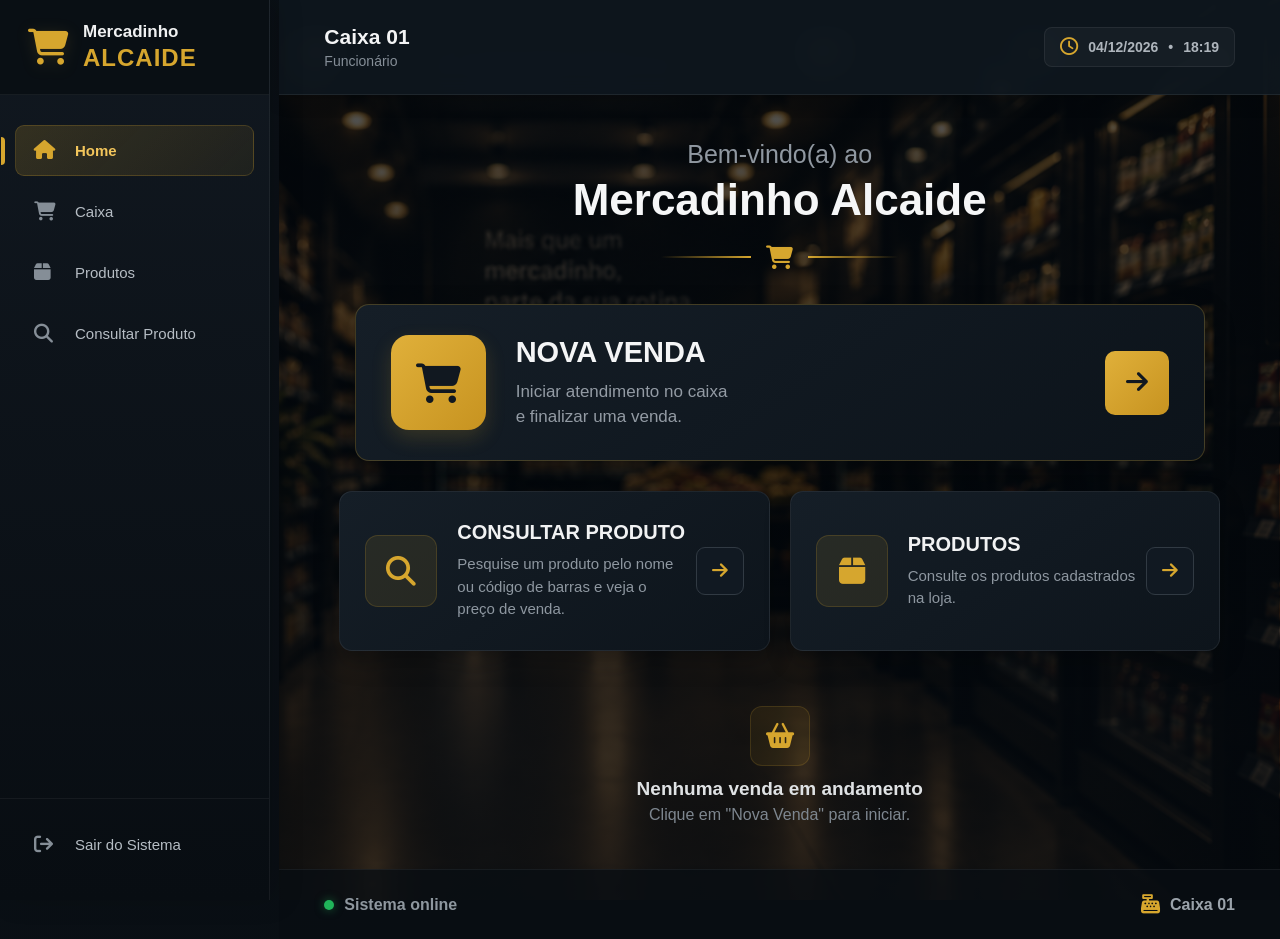
<file: index.html>
<!DOCTYPE html>
<html lang="pt-BR">

<head>
    <meta charset="UTF-8">
    <meta name="viewport" content="width=device-width, initial-scale=1.0">

    <title>Mercadinho Alcaide</title>

    <link rel="stylesheet" href="style.css">
    <link rel="stylesheet" href="home.css">

    <!-- Ícones -->
    <link rel="stylesheet"
        href="https://cdnjs.cloudflare.com/ajax/libs/font-awesome/6.5.2/css/all.min.css">
</head>

<body>

    <!-- BARRA LATERAL -->~
    <aside class="menu-lateral">

        <div class="logo">
            <i class="fa-solid fa-cart-shopping"></i>

            <div>
                <span>Mercadinho</span>
                <strong id="acesso-admin">ALCAIDE</strong>
            </div>
        </div>


        <nav class="menu">

            <a href="#" class="ativo">
                <i class="fa-solid fa-house"></i>
                Home
            </a>

            <a href="caixa.html">
                <i class="fa-solid fa-cart-shopping"></i>
                Caixa
            </a>

            <a href="produtos.html">
                <i class="fa-solid fa-box"></i>
                Produtos
            </a>

            <a href="#">
                <i class="fa-solid fa-magnifying-glass"></i>
                Consultar Produto
            </a>

        </nav>


        <div class="menu-inferior">

            <a href="#">
                <i class="fa-solid fa-arrow-right-from-bracket"></i>
                Sair do Sistema
            </a>

        </div>

    </aside>


    <!-- PARTE PRINCIPAL -->
    <main class="principal">


        <!-- TOPO -->
        <header class="topo">

            <div class="caixa-info">
                <strong>Caixa 01</strong>
                <span>Funcionário</span>
            </div>


           <div class="data">
                <i class="fa-regular fa-clock"></i>

                <span id="data-atual"></span>

                <span>•</span>

                <span id="hora-atual"></span>
            </div>

        </header>


        <!-- CONTEÚDO -->
        <section class="conteudo">


            <div class="boas-vindas">

                <p>Bem-vindo(a) ao</p>

                <h1>Mercadinho Alcaide</h1>

                <div class="linha">
                    <span></span>

                    <i class="fa-solid fa-cart-shopping"></i>

                    <span></span>
                </div>

            </div>


            <!-- NOVA VENDA -->
            <div class="nova-venda">

                <div class="icone-principal">
                    <i class="fa-solid fa-cart-shopping"></i>
                </div>


                <div class="texto-venda">

                    <h2>NOVA VENDA</h2>

                    <p>
                        Iniciar atendimento no caixa
                        <br>
                        e finalizar uma venda.
                    </p>

                </div>


                <a href="caixa.html" class="botao-seta">
                <i class="fa-solid fa-arrow-right"></i>
                </a>

            </div>


            <!-- ATALHOS -->
            <div class="atalhos">


                <div class="card">

                    <div class="icone-card">
                        <i class="fa-solid fa-magnifying-glass"></i>
                    </div>


                    <div class="card-texto">

                        <h3>CONSULTAR PRODUTO</h3>

                        <p>
                            Pesquise um produto pelo nome
                            ou código de barras e veja
                            o preço de venda.
                        </p>

                    </div>


                    <button class="seta-card">
                        <i class="fa-solid fa-arrow-right"></i>
                    </button>

                </div>



                <div class="card">

                    <div class="icone-card">
                        <i class="fa-solid fa-box"></i>
                    </div>

                    <div class="card-texto">

                        <h3>PRODUTOS</h3>

                        <p>
                            Consulte os produtos
                            cadastrados na loja.
                        </p>

                    </div>

                    <a href="produtos.html" class="seta-card">
                        <i class="fa-solid fa-arrow-right"></i>
                    </a>

                </div>
            </div>

            <!-- MENSAGEM -->
            <div class="sem-venda">

                <div class="icone-sem-venda">
                    <i class="fa-solid fa-basket-shopping"></i>
                </div>

                <h3>Nenhuma venda em andamento</h3>

                <p>
                    Clique em "Nova Venda" para iniciar.
                </p>

            </div>


        </section>


        <!-- RODAPÉ -->
        <footer class="rodape">

            <div class="online">
                <span class="bolinha"></span>
                Sistema online
            </div>


            <div class="numero-caixa">
                <i class="fa-solid fa-cash-register"></i>
                Caixa 01
            </div>

        </footer>


    </main>
    <script src="script.js"></script>
</body>

</html>
</file>
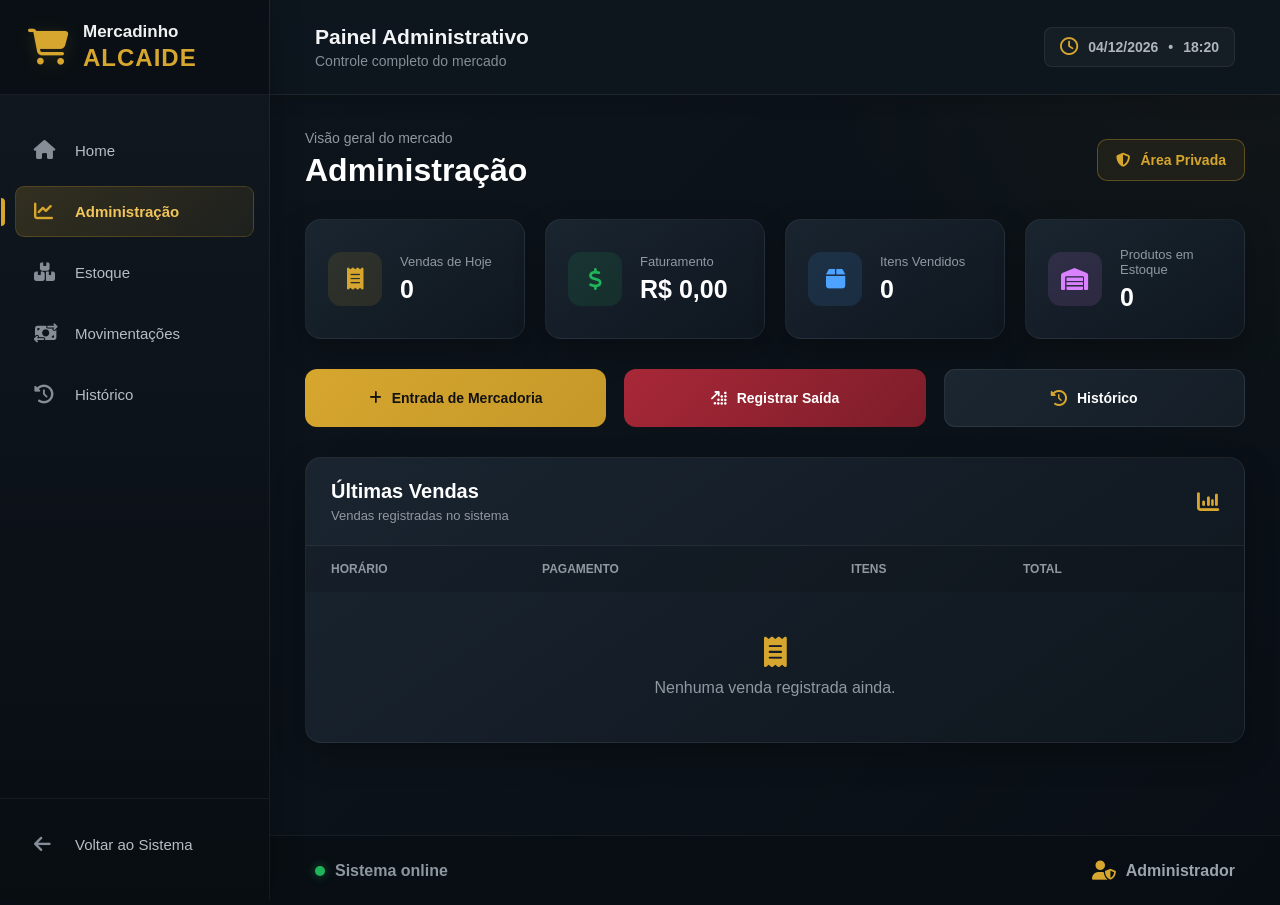
<file: admin.html>
<!DOCTYPE html>
<html lang="pt-BR">

<head>

    <meta charset="UTF-8">

    <meta
        name="viewport"
        content="width=device-width, initial-scale=1.0"
    >

    <title>Administração - Mercadinho Alcaide</title>

    <link rel="stylesheet" href="style.css">
    <link rel="stylesheet" href="admin.css">

    <link
        rel="stylesheet"
        href="https://cdnjs.cloudflare.com/ajax/libs/font-awesome/6.5.2/css/all.min.css"
    >

</head>


<body>


    <!-- MENU LATERAL -->

    <aside class="menu-lateral">

        <div class="logo">

            <i class="fa-solid fa-cart-shopping"></i>

            <div>

                <span>Mercadinho</span>

                <strong>ALCAIDE</strong>

            </div>

        </div>


        <nav class="menu">

            <a href="index.html">

                <i class="fa-solid fa-house"></i>

                Home

            </a>


            <a href="admin.html" class="ativo">

                <i class="fa-solid fa-chart-line"></i>

                Administração

            </a>


            <a href="#">

                <i class="fa-solid fa-boxes-stacked"></i>

                Estoque

            </a>


            <a href="#">

                <i class="fa-solid fa-money-bill-transfer"></i>

                Movimentações

            </a>


            <a href="#">

                <i class="fa-solid fa-clock-rotate-left"></i>

                Histórico

            </a>

        </nav>


        <div class="menu-inferior">

            <a href="index.html">

                <i class="fa-solid fa-arrow-left"></i>

                Voltar ao Sistema

            </a>

        </div>

    </aside>



    <!-- CONTEÚDO -->

    <main class="principal">


        <!-- TOPO -->

        <header class="topo">

            <div class="caixa-info">

                <strong>Painel Administrativo</strong>

                <span>Controle completo do mercado</span>

            </div>


            <div class="data">

                <i class="fa-regular fa-clock"></i>

                <span id="data-atual"></span>

                <span>•</span>

                <span id="hora-atual"></span>

            </div>

        </header>



        <!-- ÁREA ADMIN -->

        <section class="conteudo-admin">


            <div class="titulo-admin">

                <div>

                    <p class="subtitulo">
                        Visão geral do mercado
                    </p>

                    <h1>Administração</h1>

                </div>


                <div class="admin-status">

                    <i class="fa-solid fa-shield-halved"></i>

                    Área Privada

                </div>

            </div>



            <!-- CARDS -->

            <div class="cards-resumo">


                <div class="card-resumo">

                    <div class="icone-resumo vendas">

                        <i class="fa-solid fa-receipt"></i>

                    </div>

                    <div>

                        <span>Vendas de Hoje</span>

                        <h2 id="vendas-hoje">0</h2>

                    </div>

                </div>



                <div class="card-resumo">

                    <div class="icone-resumo faturamento">

                        <i class="fa-solid fa-dollar-sign"></i>

                    </div>

                    <div>

                        <span>Faturamento</span>

                        <h2 id="faturamento-hoje">
                            R$ 0,00
                        </h2>

                    </div>

                </div>



                <div class="card-resumo">

                    <div class="icone-resumo produtos">

                        <i class="fa-solid fa-box"></i>

                    </div>

                    <div>

                        <span>Itens Vendidos</span>

                        <h2 id="itens-vendidos">
                            0
                        </h2>

                    </div>

                </div>



                <div class="card-resumo">

                    <div class="icone-resumo estoque">

                        <i class="fa-solid fa-warehouse"></i>

                    </div>

                    <div>

                        <span>Produtos em Estoque</span>

                        <h2 id="estoque-total">
                            0
                        </h2>

                    </div>

                </div>


            </div>



            <!-- AÇÕES -->

            <div class="acoes-admin">

                <button class="entrada-mercadoria">

                    <i class="fa-solid fa-plus"></i>

                    Entrada de Mercadoria

                </button>


                <button class="saida-admin">

                    <i class="fa-solid fa-arrow-up-right-dots"></i>

                    Registrar Saída

                </button>


                <a href="historico.html" class="ver-historico">
                    <i class="fa-solid fa-clock-rotate-left"></i>
                    Histórico
                </a>

            </div>



            <!-- ÚLTIMAS VENDAS -->

            <div class="painel-vendas">


                <div class="painel-topo">

                    <div>

                        <h2>Últimas Vendas</h2>

                        <p>
                            Vendas registradas no sistema
                        </p>

                    </div>

                    <i class="fa-solid fa-chart-column"></i>

                </div>


                <div class="tabela-vendas">


                    <div class="cabecalho-vendas">

                        <span>Horário</span>

                        <span>Pagamento</span>

                        <span>Itens</span>

                        <span>Total</span>

                    </div>


                    <div
                        id="lista-ultimas-vendas"
                    >

                        <!-- JAVASCRIPT -->

                    </div>


                </div>

            </div>



        </section>



        <!-- RODAPÉ -->

        <footer class="rodape">

            <div class="online">

                <span class="bolinha"></span>

                Sistema online

            </div>


            <div class="numero-caixa">

                <i class="fa-solid fa-user-shield"></i>

                Administrador

            </div>

        </footer>


    </main>
    <!-- MODAL ENTRADA DE MERCADORIA -->

<div class="modal-admin" id="modal-entrada">

    <div class="modal-admin-conteudo">

        <div class="modal-admin-topo">

            <div>
                <span class="modal-subtitulo">Movimentação de estoque</span>
                <h2>Entrada de Mercadoria</h2>
            </div>

            <button
                type="button"
                class="fechar-modal-admin"
                id="fechar-entrada"
            >
                <i class="fa-solid fa-xmark"></i>
            </button>

        </div>


        <div class="campo-admin">

            <label for="produto-entrada">
                Produto
            </label>

            <select id="produto-entrada">

                <option value="">
                    Selecione um produto
                </option>

            </select>

        </div>


        <div class="linha-campos-admin">

            <div class="campo-admin">

                <label for="quantidade-entrada">
                    Quantidade
                </label>

                <input
                    type="number"
                    id="quantidade-entrada"
                    min="1"
                    placeholder="Ex: 10"
                >

            </div>


            <div class="campo-admin">

                <label for="valor-entrada">
                    Valor gasto
                </label>

                <input
                    type="number"
                    id="valor-entrada"
                    min="0"
                    step="0.01"
                    placeholder="Ex: 150,00"
                >

            </div>

        </div>


        <div class="estoque-atual-admin">

            <span>Estoque atual</span>

            <strong id="estoque-atual-entrada">
                -
            </strong>

        </div>


        <button
            type="button"
            class="confirmar-entrada"
            id="confirmar-entrada"
        >

            <i class="fa-solid fa-check"></i>

            Confirmar Entrada

        </button>

    </div>

</div>
<!-- MODAL REGISTRAR SAÍDA -->

<div class="modal-admin" id="modal-saida">

    <div class="modal-admin-conteudo">

        <div class="modal-admin-topo">

            <div>
                <span class="modal-subtitulo">
                    Movimentação financeira
                </span>

                <h2>Registrar Saída</h2>
            </div>

            <button
                type="button"
                class="fechar-modal-admin"
                id="fechar-saida"
            >
                <i class="fa-solid fa-xmark"></i>
            </button>

        </div>


        <div class="campo-admin">

            <label for="descricao-saida">
                Descrição
            </label>

            <input
                type="text"
                id="descricao-saida"
                placeholder="Ex: Conta de energia"
            >

        </div>


        <div class="campo-admin">

            <label for="categoria-saida">
                Categoria
            </label>

            <select id="categoria-saida">

                <option value="">
                    Selecione uma categoria
                </option>

                <option value="Energia">
                    Energia
                </option>

                <option value="Água">
                    Água
                </option>

                <option value="Manutenção">
                    Manutenção
                </option>

                <option value="Limpeza">
                    Limpeza
                </option>

                <option value="Transporte">
                    Transporte
                </option>

                <option value="Outros">
                    Outros
                </option>

            </select>

        </div>


        <div class="campo-admin">

            <label for="valor-saida">
                Valor da despesa
            </label>

            <input
                type="number"
                id="valor-saida"
                min="0.01"
                step="0.01"
                placeholder="Ex: 250,00"
            >

        </div>


        <button
            type="button"
            class="confirmar-saida"
            id="confirmar-saida"
        >

            <i class="fa-solid fa-check"></i>

            Registrar Saída

        </button>

    </div>

</div>

    <script src="script.js"></script>
    <script src="script-admin.js"></script>

</body>

</html>
</file>
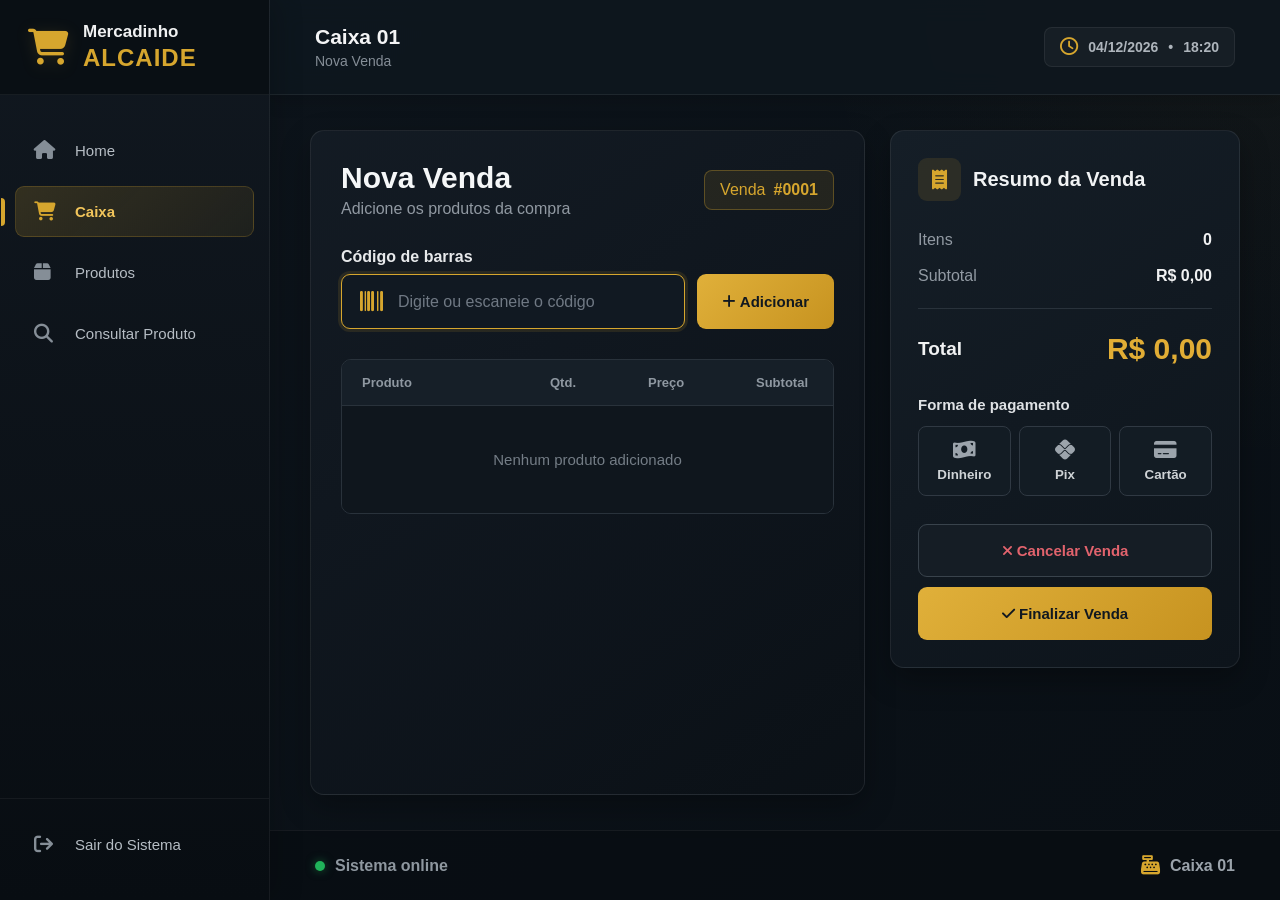
<file: caixa.html>
<!DOCTYPE html>
<html lang="pt-BR">

<head>
    <meta charset="UTF-8">
    <meta name="viewport" content="width=device-width, initial-scale=1.0">

    <title>Caixa - Mercadinho Alcaide</title>

    <link rel="stylesheet" href="style.css">
    <link rel="stylesheet" href="caixa.css">
    

    <!-- Ícones -->
    <link rel="stylesheet"
        href="https://cdnjs.cloudflare.com/ajax/libs/font-awesome/6.5.2/css/all.min.css">
</head>

<body>

    <!-- MENU LATERAL -->
    <aside class="menu-lateral">

        <div class="logo">

            <i class="fa-solid fa-cart-shopping"></i>

            <div>
                <span>Mercadinho</span>
                <strong>ALCAIDE</strong>
            </div>

        </div>


        <nav class="menu">

            <a href="index.html">
                <i class="fa-solid fa-house"></i>
                Home
            </a>

            <a href="caixa.html" class="ativo">
                <i class="fa-solid fa-cart-shopping"></i>
                Caixa
            </a>

            <a href="produtos.html">
                <i class="fa-solid fa-box"></i>
                Produtos
            </a>

            <a href="#">
                <i class="fa-solid fa-magnifying-glass"></i>
                Consultar Produto
            </a>

        </nav>


        <div class="menu-inferior">

            <a href="#">
                <i class="fa-solid fa-arrow-right-from-bracket"></i>
                Sair do Sistema
            </a>

        </div>

    </aside>


    <!-- PARTE PRINCIPAL -->
    <main class="principal">


        <!-- TOPO -->
        <header class="topo">

            <div class="caixa-info">

                <strong>Caixa 01</strong>

                <span>Nova Venda</span>

            </div>


            <div class="data">
                <i class="fa-regular fa-clock"></i>

                <span id="data-atual"></span>

                <span>•</span>

                <span id="hora-atual"></span>
            </div>
        </header>


        <!-- CONTEÚDO DO CAIXA -->
        <section class="conteudo-caixa">


            <!-- ESQUERDA -->
            <div class="area-venda">


                <div class="titulo-caixa">

                    <div>

                        <h1>Nova Venda</h1>

                        <p>
                            Adicione os produtos da compra
                        </p>

                    </div>


                    <div class="numero-venda">

                        Venda

                        <strong>#0001</strong>

                    </div>

                </div>


                <!-- CÓDIGO DE BARRAS -->
                <div class="leitor-produto">

                    <label for="codigo">
                        Código de barras
                    </label>


                    <div class="campo-codigo">

                        <div class="input-codigo">

                            <i class="fa-solid fa-barcode"></i>

                            <input
                                type="text"
                                id="codigo"
                                placeholder="Digite ou escaneie o código"
                            >

                        </div>


                        <button class="botao-adicionar">

                            <i class="fa-solid fa-plus"></i>

                            Adicionar

                        </button>

                    </div>

                </div>


                <!-- PRODUTOS DA VENDA -->
                <div class="lista-venda">

                    <div class="cabecalho-lista">
                        <span>Produto</span>
                        <span>Qtd.</span>
                        <span>Preço</span>
                        <span>Subtotal</span>
                        <span></span>
                    </div>

                    <div class="sem-produtos">
                    Nenhum produto adicionado
                    </div>

                </div>


                

            </div>


            <!-- DIREITA -->
            <aside class="resumo-venda">


                <div class="resumo-titulo">

                    <i class="fa-solid fa-receipt"></i>

                    <h2>Resumo da Venda</h2>

                </div>


                <div class="linha-resumo">

                    <span>Itens</span>

                    <strong> 0 </strong>

                </div>


                <div class="linha-resumo">

                    <span>Subtotal</span>

                    <strong>R$0,00 </strong>

                </div>


                <div class="divisor"></div>


                <div class="total-venda">

                    <span>Total</span>

                    <strong>R$</strong>

                </div>


                <!-- PAGAMENTO -->
                <div class="pagamento">

                    <h3>
                        Forma de pagamento
                    </h3>


                    <div class="formas-pagamento">

                        <button>

                            <i class="fa-solid fa-money-bill-wave"></i>

                            Dinheiro

                        </button>


                        <button>

                            <i class="fa-brands fa-pix"></i>

                            Pix

                        </button>


                        <button>

                            <i class="fa-solid fa-credit-card"></i>

                            Cartão

                        </button>

                    </div>

                </div>


                <div class="acoes-venda">

                    <button class="cancelar-venda">

                        <i class="fa-solid fa-xmark"></i>

                        Cancelar Venda

                    </button>


                    <button class="finalizar-venda">

                        <i class="fa-solid fa-check"></i>

                        Finalizar Venda

                    </button>

                </div>


            </aside>


        </section>


        <!-- RODAPÉ -->
        <footer class="rodape">

            <div class="online">

                <span class="bolinha"></span>

                Sistema online

            </div>


            <div class="numero-caixa">

                <i class="fa-solid fa-cash-register"></i>

                Caixa 01

            </div>

        </footer>


    </main>
    <script src="script-caixa.js"></script>
    <script src="script.js"></script>
</body>

</html>
</file>
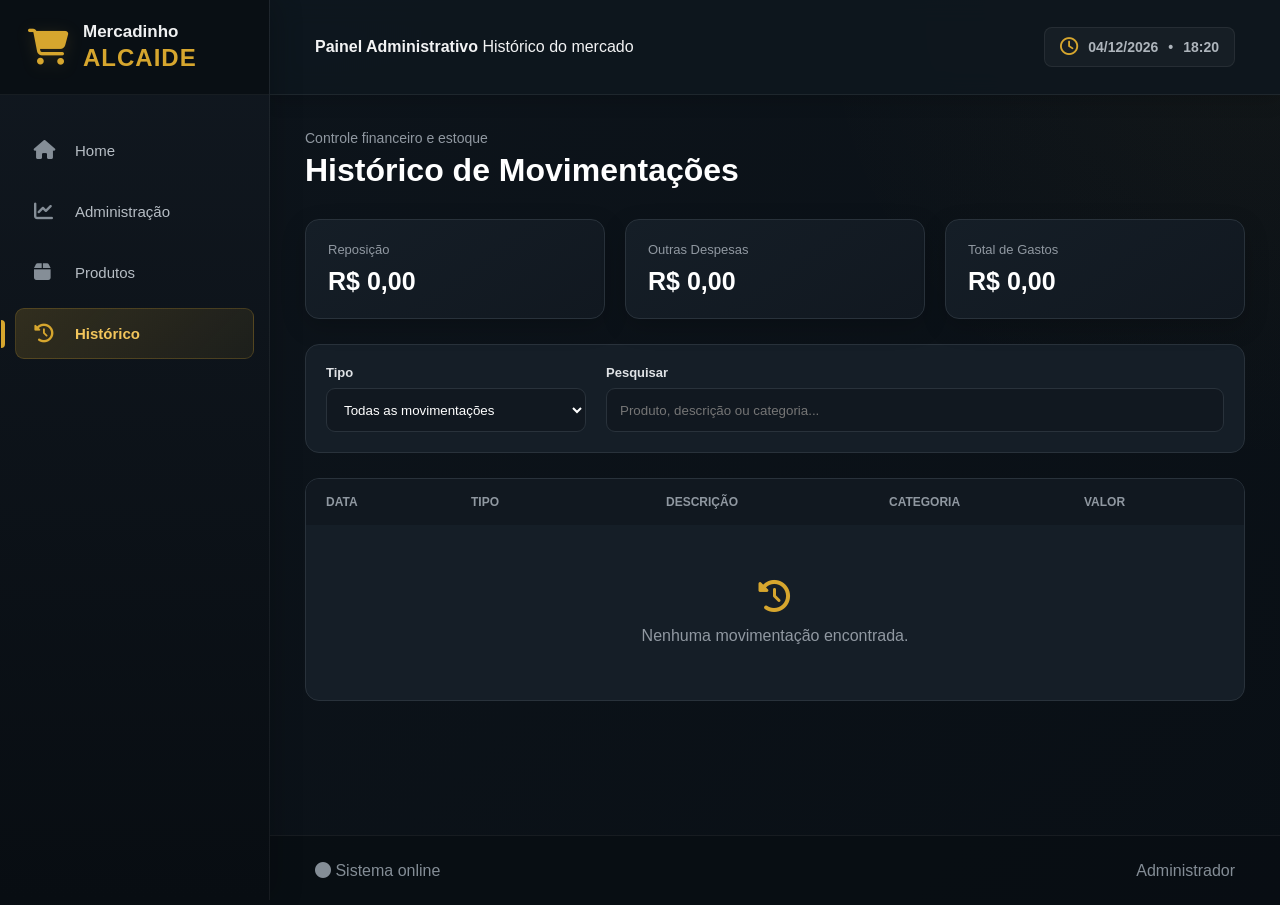
<file: historico.html>
<!DOCTYPE html>
<html lang="pt-BR">

<head>
    <meta charset="UTF-8">

    <meta
        name="viewport"
        content="width=device-width, initial-scale=1.0"
    >

    <title>Histórico - Mercadinho Alcaide</title>

    <link
        rel="stylesheet"
        href="https://cdnjs.cloudflare.com/ajax/libs/font-awesome/6.5.2/css/all.min.css"
    >

    <link rel="stylesheet" href="style.css">
    <link rel="stylesheet" href="historico.css">
</head>

<body>

    <!-- MENU LATERAL -->

    <aside class="menu-lateral">

        <div class="logo">

            <i class="fa-solid fa-cart-shopping"></i>

            <div>
                <span>Mercadinho</span>
                <strong>ALCAIDE</strong>
            </div>

        </div>


        <nav class="menu">

            <a href="index.html">
                <i class="fa-solid fa-house"></i>
                Home
            </a>

            <a href="admin.html">
                <i class="fa-solid fa-chart-line"></i>
                Administração
            </a>

            <a href="produtos.html">
                <i class="fa-solid fa-box"></i>
                Produtos
            </a>

            <a href="historico.html" class="ativo">
                <i class="fa-solid fa-clock-rotate-left"></i>
                Histórico
            </a>

        </nav>

    </aside>


    <!-- PRINCIPAL -->

    <main class="principal">

        <header class="topo">

            <div>
                <strong>Painel Administrativo</strong>
                <span>Histórico do mercado</span>
            </div>


            <div class="data">

                <i class="fa-regular fa-clock"></i>

                <span id="data-atual"></span>

                <span>•</span>

                <span id="hora-atual"></span>

            </div>

        </header>


        <section class="conteudo-historico">


            <!-- TÍTULO -->

            <div class="titulo-historico">

                <div>

                    <span class="subtitulo">
                        Controle financeiro e estoque
                    </span>

                    <h1>
                        Histórico de Movimentações
                    </h1>

                </div>

            </div>


            <!-- RESUMO -->

            <div class="resumo-historico">

                <div class="card-historico">

                    <span>
                        Reposição
                    </span>

                    <strong id="total-reposicao">
                        R$ 0,00
                    </strong>

                </div>


                <div class="card-historico">

                    <span>
                        Outras Despesas
                    </span>

                    <strong id="total-despesas">
                        R$ 0,00
                    </strong>

                </div>


                <div class="card-historico">

                    <span>
                        Total de Gastos
                    </span>

                    <strong id="total-gastos">
                        R$ 0,00
                    </strong>

                </div>

            </div>


            <!-- FILTROS -->

            <div class="filtros-historico">

                <div class="campo-filtro">

                    <label for="filtro-tipo">
                        Tipo
                    </label>

                    <select id="filtro-tipo">

                        <option value="todos">
                            Todas as movimentações
                        </option>

                        <option value="entrada">
                            Reposição de Mercadoria
                        </option>

                        <option value="saida">
                            Despesas
                        </option>

                    </select>

                </div>


                <div class="campo-filtro">

                    <label for="pesquisa-historico">
                        Pesquisar
                    </label>

                    <input
                        type="text"
                        id="pesquisa-historico"
                        placeholder="Produto, descrição ou categoria..."
                    >

                </div>

            </div>


            <!-- TABELA -->

            <div class="painel-historico">

                <div class="cabecalho-historico">

                    <span>Data</span>
                    <span>Tipo</span>
                    <span>Descrição</span>
                    <span>Categoria</span>
                    <span>Valor</span>

                </div>


                <div id="lista-historico">

                    <!-- JavaScript -->

                </div>

            </div>

        </section>


        <footer class="rodape">

            <span>
                <i class="fa-solid fa-circle"></i>
                Sistema online
            </span>

            <span>
                Administrador
            </span>

        </footer>

    </main>


    <script src="script.js"></script>
    <script src="script-historico.js"></script>

</body>

</html>
</file>
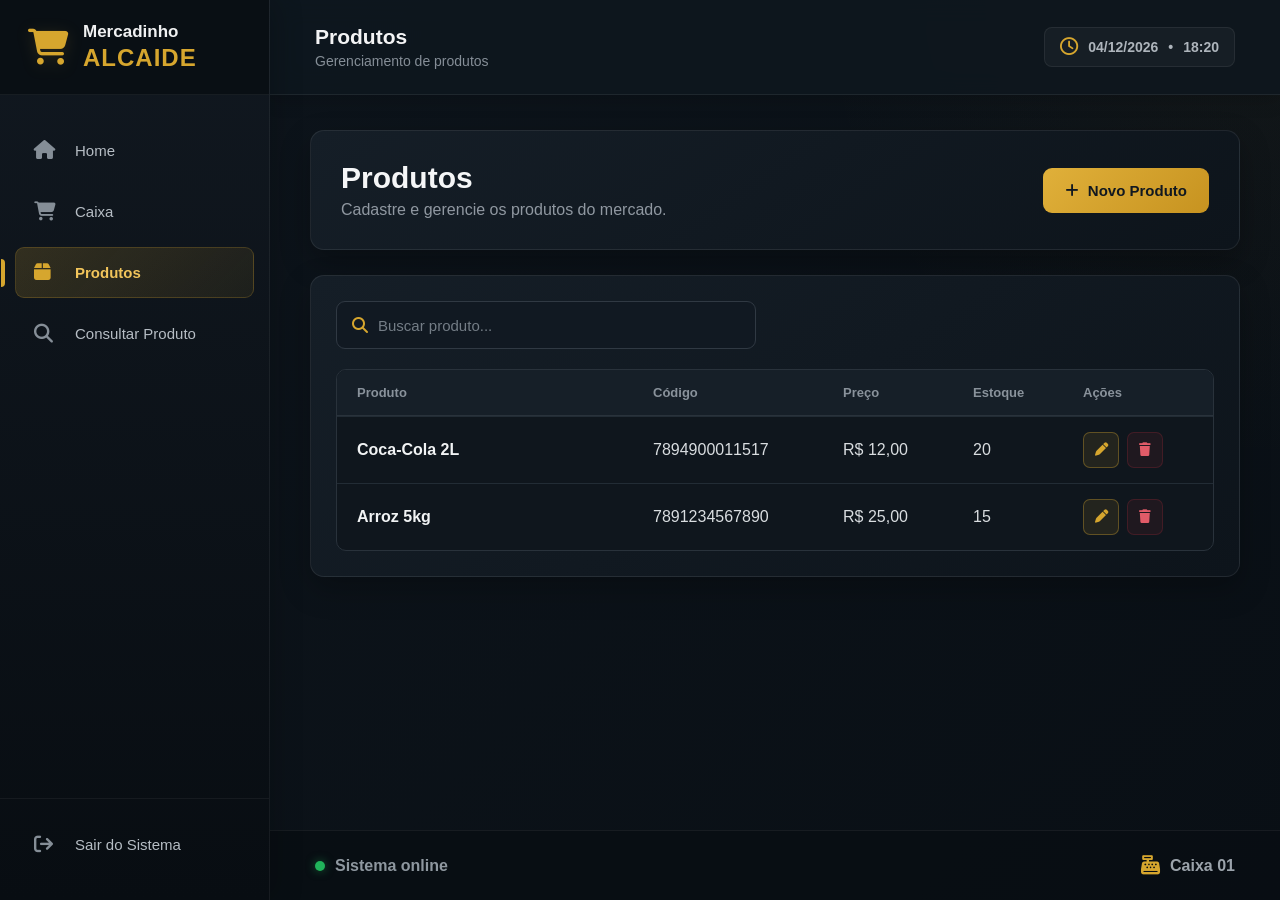
<file: produtos.html>
<!DOCTYPE html>
<html lang="pt-BR">

<head>
    <meta charset="UTF-8">
    <meta name="viewport" content="width=device-width, initial-scale=1.0">

    <title>Produtos - Mercadinho Alcaide</title>

    <!-- CSS -->
    <link rel="stylesheet" href="style.css">
    <link rel="stylesheet" href="produtos.css">

    <!-- Ícones -->
    <link
        rel="stylesheet"
        href="https://cdnjs.cloudflare.com/ajax/libs/font-awesome/6.5.2/css/all.min.css"
    >
</head>

<body>

    <!-- ========================================
         MENU LATERAL
    ========================================= -->
    <aside class="menu-lateral">

        <div class="logo">

            <i class="fa-solid fa-cart-shopping"></i>

            <div>
                <span>Mercadinho</span>
                <strong>ALCAIDE</strong>
            </div>

        </div>


        <nav class="menu">

            <a href="index.html">
                <i class="fa-solid fa-house"></i>
                Home
            </a>

            <a href="caixa.html">
                <i class="fa-solid fa-cart-shopping"></i>
                Caixa
            </a>

            <a href="produtos.html" class="ativo">
                <i class="fa-solid fa-box"></i>
                Produtos
            </a>

            <a href="#">
                <i class="fa-solid fa-magnifying-glass"></i>
                Consultar Produto
            </a>

        </nav>


        <div class="menu-inferior">

            <a href="#">
                <i class="fa-solid fa-arrow-right-from-bracket"></i>
                Sair do Sistema
            </a>

        </div>

    </aside>


    <!-- ========================================
         CONTEÚDO PRINCIPAL
    ========================================= -->
    <main class="principal">


        <!-- TOPO -->
        <header class="topo">

            <div class="caixa-info">

                <strong>Produtos</strong>

                <span>Gerenciamento de produtos</span>

            </div>


            <div class="data">

                <i class="fa-regular fa-clock"></i>

                <span id="data-atual"></span>

                <span>•</span>

                <span id="hora-atual"></span>

            </div>

        </header>


        <!-- ========================================
             PRODUTOS
        ========================================= -->
        <section class="conteudo-produtos">


            <!-- TÍTULO -->
            <div class="titulo-produtos">

                <div>

                    <h1>Produtos</h1>

                    <p>
                        Cadastre e gerencie os produtos do mercado.
                    </p>

                </div>


                <button class="novo-produto">

                    <i class="fa-solid fa-plus"></i>

                    Novo Produto

                </button>

            </div>


            <!-- ========================================
                 LISTA DE PRODUTOS
            ========================================= -->
            <div class="area-lista-produtos">


                <!-- BUSCA -->
                <div class="barra-produtos">

                    <div class="busca-produto">

                        <i class="fa-solid fa-magnifying-glass"></i>

                        <input
                            type="text"
                            id="buscar-produto"
                            placeholder="Buscar produto..."
                        >

                    </div>

                </div>


                <!-- TABELA -->
                <div class="tabela-produtos">


                    <!-- CABEÇALHO -->
                    <div class="cabecalho-produtos">

                        <span>Produto</span>

                        <span>Código</span>

                        <span>Preço</span>

                        <span>Estoque</span>

                        <span>Ações</span>

                    </div>


                    <!-- PRODUTO 1 -->
                    <div class="linha-produto">

                        <strong>
                            Coca-Cola 2L
                        </strong>

                        <span>
                            7894900011517
                        </span>

                        <span>
                            R$ 12,00
                        </span>

                        <span>
                            20
                        </span>


                        <div class="acoes-produto">

                            <button class="editar-produto">

                                <i class="fa-solid fa-pen"></i>

                            </button>


                            <button class="excluir-produto">

                                <i class="fa-solid fa-trash"></i>

                            </button>

                        </div>

                    </div>


                    <!-- PRODUTO 2 -->
                    <div class="linha-produto">

                        <strong>
                            Arroz 5kg
                        </strong>

                        <span>
                            7891234567890
                        </span>

                        <span>
                            R$ 25,00
                        </span>

                        <span>
                            15
                        </span>


                        <div class="acoes-produto">

                            <button class="editar-produto">

                                <i class="fa-solid fa-pen"></i>

                            </button>


                            <button class="excluir-produto">

                                <i class="fa-solid fa-trash"></i>

                            </button>

                        </div>

                    </div>


                </div>

            </div>


            <!-- ========================================
                 MODAL NOVO PRODUTO
            ========================================= -->
            <div
                class="modal-produto"
                id="modal-produto"
            >

                <div class="modal-conteudo">


                    <!-- TOPO DO MODAL -->
                    <div class="modal-topo">

                        <h2>
                            Novo Produto
                        </h2>


                        <button class="fechar-modal">

                            <i class="fa-solid fa-xmark"></i>

                        </button>

                    </div>


                    <!-- NOME -->
                    <div class="campo-formulario">

                        <label for="nome-produto">
                            Nome do produto
                        </label>

                        <input
                            type="text"
                            id="nome-produto"
                        >

                    </div>


                    <!-- CÓDIGO -->
                    <div class="campo-formulario">

                        <label for="codigo-produto">
                            Código de barras
                        </label>

                        <input
                            type="text"
                            id="codigo-produto"
                        >

                    </div>


                    <!-- PREÇO -->
                    <div class="campo-formulario">

                        <label for="preco-produto">
                            Preço
                        </label>

                        <input
                            type="number"
                            id="preco-produto"
                            step="0.01"
                        >

                    </div>


                    <!-- ESTOQUE -->
                    <div class="campo-formulario">

                        <label for="estoque-produto">
                            Estoque
                        </label>

                        <input
                            type="number"
                            id="estoque-produto"
                        >

                    </div>


                    <!-- SALVAR -->
                    <button class="salvar-produto">

                        <i class="fa-solid fa-check"></i>

                        Salvar Produto

                    </button>


                </div>

            </div>


        </section>


        <!-- ========================================
             RODAPÉ
        ========================================= -->
        <footer class="rodape">

            <div class="online">

                <span class="bolinha"></span>

                Sistema online

            </div>


            <div class="numero-caixa">

                <i class="fa-solid fa-cash-register"></i>

                Caixa 01

            </div>

        </footer>


    </main>


    <!-- ========================================
         JAVASCRIPT
    ========================================= -->
    <script src="./script.js"></script>
    <script src="./script-produtos.js"></script>

</body>

</html>
</file>
<file: style.css>
/* ========================================
   CONFIGURAÇÕES GERAIS
======================================== */

* {
    margin: 0;
    padding: 0;
    box-sizing: border-box;
}

:root {
    --preto: #111820;
    --preto-escuro: #080d12;

    --grafite: #151e27;
    --grafite-claro: #1b2631;

    --dourado: #d6a62e;
    --dourado-escuro: #c59829;

    --fundo: #090f15;
    --fundo-claro: #0f171f;

    --cinza-texto: #9098a1;
    --cinza-claro: #dfe2e5;
    --cinza-borda: #29323b;

    --verde: #20b45a;
    --vermelho: #b82939;
}


/* ========================================
   BODY
======================================== */

body {
    min-height: 100vh;

    display: flex;

    font-family:
        Arial,
        Helvetica,
        sans-serif;

    color: #f2f3f4;

    background:
        radial-gradient(
            circle at top right,
            rgba(214, 166, 46, 0.05),
            transparent 35%
        ),
        linear-gradient(
            135deg,
            #0b1117,
            #080d12
        );
}


/* ========================================
   MENU LATERAL
======================================== */

.menu-lateral {
    width: 270px;
    min-height: 100vh;

    position: fixed;

    top: 0;
    left: 0;
    bottom: 0;

    display: flex;
    flex-direction: column;

    color: white;

    background:
        linear-gradient(
            180deg,
            #111820,
            #080d12
        );

    border-right: 1px solid rgba(255, 255, 255, 0.06);

    box-shadow:
        8px 0 25px rgba(0, 0, 0, 0.15);

    z-index: 10;
}


/* ========================================
   LOGO
======================================== */

.logo {
    height: 95px;

    display: flex;
    align-items: center;

    gap: 14px;

    padding: 20px 28px;

    background:
        rgba(7, 12, 17, 0.75);

    border-bottom:
        1px solid rgba(255, 255, 255, 0.06);
}

.logo > i {
    font-size: 36px;

    color: var(--dourado);

    filter:
        drop-shadow(
            0 3px 8px
            rgba(214, 166, 46, 0.15)
        );
}

.logo div {
    display: flex;
    flex-direction: column;
}

.logo span {
    color: #f0f1f2;

    font-size: 17px;

    font-weight: bold;
}

.logo strong {
    margin-top: 2px;

    color: var(--dourado);

    font-size: 24px;

    letter-spacing: 1px;
}


/* ========================================
   MENU
======================================== */

.menu {
    padding: 30px 15px;

    display: flex;
    flex-direction: column;

    gap: 10px;
}

.menu a,
.menu-inferior a {
    display: flex;
    align-items: center;

    gap: 16px;

    padding: 15px 18px;

    border:
        1px solid transparent;

    border-radius: 9px;

    color: #b6bdc4;

    text-decoration: none;

    font-size: 15px;

    transition: 0.2s;
}

.menu a i,
.menu-inferior a i {
    width: 25px;

    color: #858e97;

    font-size: 19px;

    transition: 0.2s;
}


/* HOVER */

.menu a:hover,
.menu-inferior a:hover {
    color: #ffffff;

    border-color:
        rgba(255, 255, 255, 0.06);

    background:
        rgba(255, 255, 255, 0.045);
}

.menu a:hover i,
.menu-inferior a:hover i {
    color: var(--dourado);
}


/* ========================================
   MENU ATIVO
======================================== */

.menu .ativo {
    position: relative;

    background:
        linear-gradient(
            135deg,
            rgba(214, 166, 46, 0.18),
            rgba(214, 166, 46, 0.08)
        );

    border:
        1px solid
        rgba(214, 166, 46, 0.22);

    color: #f2c55b;

    font-weight: bold;
}

.menu .ativo i {
    color: var(--dourado);
}

.menu .ativo::before {
    content: "";

    position: absolute;

    left: -15px;

    width: 4px;
    height: 28px;

    border-radius:
        0 5px 5px 0;

    background:
        var(--dourado);
}


/* ========================================
   MENU INFERIOR
======================================== */

.menu-inferior {
    margin-top: auto;

    padding: 20px 15px 30px;

    border-top:
        1px solid rgba(255, 255, 255, 0.05);
}


/* ========================================
   CONTEÚDO PRINCIPAL
======================================== */

.principal {
    width:
        calc(100% - 270px);

    min-height: 100vh;

    margin-left: 270px;

    display: flex;
    flex-direction: column;

    background:
        radial-gradient(
            circle at top right,
            rgba(214, 166, 46, 0.04),
            transparent 35%
        ),
        linear-gradient(
            135deg,
            #0d141b,
            #090f15
        );
}


/* ========================================
   TOPO
======================================== */

.topo {
    height: 95px;

    display: flex;
    align-items: center;
    justify-content: space-between;

    padding: 0 45px;

    background:
        rgba(15, 23, 31, 0.93);

    backdrop-filter:
        blur(12px);

    border-bottom:
        1px solid rgba(255, 255, 255, 0.07);

    box-shadow:
        0 5px 18px
        rgba(0, 0, 0, 0.16);
}


/* ========================================
   CAIXA / FUNCIONÁRIO
======================================== */

.caixa-info {
    display: flex;
    flex-direction: column;
}

.caixa-info strong {
    color: #f3f4f5;

    font-size: 21px;
}

.caixa-info span {
    margin-top: 4px;

    color: #858e97;

    font-size: 14px;
}


/* ========================================
   DATA E HORA
======================================== */

.data {
    display: flex;
    align-items: center;

    gap: 10px;

    padding: 10px 15px;

    border:
        1px solid rgba(255, 255, 255, 0.07);

    border-radius: 8px;

    background:
        rgba(255, 255, 255, 0.035);

    color: #aeb5bc;

    font-size: 14px;

    font-weight: bold;
}

.data i {
    color: var(--dourado);

    font-size: 18px;
}


/* ========================================
   RODAPÉ
======================================== */

.rodape {
    height: 70px;

    margin-top: auto;

    display: flex;
    justify-content: space-between;
    align-items: center;

    padding: 0 45px;

    border-top:
        1px solid rgba(255, 255, 255, 0.06);

    background:
        rgba(8, 13, 18, 0.78);

    color: #848d96;
}


/* ========================================
   SISTEMA ONLINE
======================================== */

.online {
    display: flex;
    align-items: center;

    gap: 10px;

    color: #8e979f;

    font-weight: bold;
}

.bolinha {
    width: 10px;
    height: 10px;

    border-radius: 50%;

    background-color: var(--verde);

    box-shadow:
        0 0 10px
        rgba(32, 180, 90, 0.50);
}


/* ========================================
   NÚMERO DO CAIXA
======================================== */

.numero-caixa {
    display: flex;
    align-items: center;

    gap: 10px;

    color: #9ba3ab;

    font-weight: bold;
}

.numero-caixa i {
    color: var(--dourado);

    font-size: 19px;
}


/* ========================================
   BOTÕES E LINKS
======================================== */

button,
a {
    -webkit-tap-highlight-color:
        transparent;
}

button {
    font-family: inherit;
}


/* ========================================
   SELEÇÃO DE TEXTO
======================================== */

::selection {
    background:
        rgba(214, 166, 46, 0.35);

    color: white;
}


/* ========================================
   BARRA DE ROLAGEM
======================================== */

::-webkit-scrollbar {
    width: 9px;
    height: 9px;
}

::-webkit-scrollbar-track {
    background: #0b1117;
}

::-webkit-scrollbar-thumb {
    background: #303943;

    border-radius: 10px;
}

::-webkit-scrollbar-thumb:hover {
    background: #d6a62e;
}


/* ========================================
   RESPONSIVIDADE GERAL
======================================== */

@media (max-width: 1100px) {

    .menu-lateral {
        width: 220px;
    }

    .principal {
        width:
            calc(100% - 220px);

        margin-left: 220px;
    }

    .logo {
        padding:
            20px 20px;
    }

    .logo span {
        font-size: 15px;
    }

    .logo strong {
        font-size: 21px;
    }

}


/* ========================================
   TABLET
======================================== */

@media (max-width: 800px) {

    .menu-lateral {
        width: 75px;
    }

    .principal {
        width:
            calc(100% - 75px);

        margin-left: 75px;
    }


    /* LOGO */

    .logo {
        justify-content: center;

        padding: 15px;
    }

    .logo div {
        display: none;
    }

    .logo > i {
        font-size: 29px;
    }


    /* MENU */

    .menu {
        padding:
            30px 10px;
    }

    .menu a {
        justify-content: center;

        padding:
            15px 10px;

        font-size: 0;
    }

    .menu a i {
        width: auto;

        font-size: 21px;
    }

    .menu .ativo::before {
        left: -10px;
    }


    /* MENU INFERIOR */

    .menu-inferior {
        padding:
            20px 10px;
    }

    .menu-inferior a {
        justify-content: center;

        font-size: 0;
    }

    .menu-inferior a i {
        width: auto;

        font-size: 21px;
    }


    /* TOPO */

    .topo {
        padding:
            0 25px;
    }


    /* RODAPÉ */

    .rodape {
        padding:
            0 25px;
    }

}


/* ========================================
   CELULAR
======================================== */

@media (max-width: 550px) {

    .topo {
        height: 75px;

        padding:
            0 15px;
    }

    .caixa-info strong {
        font-size: 17px;
    }

    .caixa-info span {
        font-size: 12px;
    }

    .data {
        padding: 8px;

        gap: 6px;

        font-size: 12px;
    }

    .data i {
        font-size: 15px;
    }

    .rodape {
        padding:
            0 15px;

        font-size: 12px;
    }
    #acesso-admin {
    cursor: default;
    user-select: none;
}

}
</file>
<file: home.css>
/* ========================================
   HOME
======================================== */

.conteudo {
    flex: 1;

    width: 100%;
    max-width: 1150px;

    margin: auto;

    padding: 45px 60px;
}

/* FUNDO DA HOME */

.principal {
    background:
        linear-gradient(
            rgba(5, 10, 15, 0.68),
            rgba(5, 10, 15, 0.78)
        ),
        url("imagem_mercado.png");

    background-size: cover;
    background-position: center;
    background-repeat: no-repeat;
    background-attachment: fixed;
}
/* ========================================
   BOAS-VINDAS
======================================== */

.boas-vindas {
    text-align: center;

    margin-bottom: 35px;
}

.boas-vindas p {
    margin-bottom: 6px;

    color: #9098a1;

    font-size: 25px;
}

.boas-vindas h1 {
    color: #f5f6f7;

    font-size: 44px;
}

.linha {
    display: flex;
    align-items: center;
    justify-content: center;

    gap: 15px;

    margin-top: 20px;
}

.linha span {
    width: 90px;
    height: 2px;

    background: linear-gradient(
        90deg,
        transparent,
        #d6a62e
    );
}

.linha span:last-child {
    background: linear-gradient(
        90deg,
        #d6a62e,
        transparent
    );
}

.linha i {
    color: #d6a62e;

    font-size: 24px;
}


/* ========================================
   NOVA VENDA
======================================== */

.nova-venda {
    max-width: 850px;

    margin: 0 auto 30px;

    padding: 30px 35px;

    display: flex;
    align-items: center;

    border: 1px solid rgba(214, 166, 46, 0.25);

    border-radius: 14px;

    background: linear-gradient(
        145deg,
        #151e27,
        #0c131a
    );

    box-shadow:
        0 12px 30px rgba(0, 0, 0, 0.28);

    transition: 0.25s;
}

.nova-venda:hover {
    border-color: rgba(214, 166, 46, 0.45);

    transform: translateY(-2px);
}


/* ÍCONE PRINCIPAL */

.icone-principal {
    width: 95px;
    height: 95px;

    margin-right: 30px;

    flex-shrink: 0;

    display: flex;
    align-items: center;
    justify-content: center;

    border-radius: 18px;

    background: linear-gradient(
        135deg,
        #e0b03a,
        #c79320
    );

    box-shadow:
        0 8px 20px rgba(214, 166, 46, 0.18);
}

.icone-principal i {
    color: #111820;

    font-size: 40px;
}


/* TEXTO NOVA VENDA */

.texto-venda {
    flex: 1;
}

.texto-venda h2 {
    margin-bottom: 10px;

    color: #f4f5f6;

    font-size: 29px;
}

.texto-venda p {
    color: #939ba4;

    font-size: 17px;

    line-height: 1.5;
}


/* ========================================
   BOTÃO NOVA VENDA
======================================== */

.botao-seta {
    width: 64px;
    height: 64px;

    display: flex;
    align-items: center;
    justify-content: center;

    border: none;

    border-radius: 10px;

    background: linear-gradient(
        135deg,
        #e0b03a,
        #c79320
    );

    color: #111820;

    text-decoration: none;

    font-size: 25px;

    cursor: pointer;

    transition: 0.2s;
}

.botao-seta:hover {
    background: #e5b63e;

    transform: translateX(4px);

    box-shadow:
        0 6px 15px rgba(214, 166, 46, 0.18);
}


/* ========================================
   ATALHOS
======================================== */

.atalhos {
    max-width: 1000px;

    margin: auto;

    display: grid;

    grid-template-columns: 1fr 1fr;

    gap: 20px;
}

.card {
    min-height: 160px;

    padding: 25px;

    display: flex;
    align-items: center;

    border: 1px solid rgba(255, 255, 255, 0.07);

    border-radius: 13px;

    background: linear-gradient(
        145deg,
        #151e27,
        #0d141b
    );

    box-shadow:
        0 10px 26px rgba(0, 0, 0, 0.22);

    transition: 0.25s;
}

.card:hover {
    border-color: rgba(214, 166, 46, 0.30);

    transform: translateY(-3px);

    box-shadow:
        0 14px 30px rgba(0, 0, 0, 0.30);
}


/* ========================================
   ÍCONE DOS CARDS
======================================== */

.icone-card {
    width: 72px;
    height: 72px;

    margin-right: 20px;

    flex-shrink: 0;

    display: flex;
    align-items: center;
    justify-content: center;

    border-radius: 13px;

    background: rgba(214, 166, 46, 0.10);

    border: 1px solid rgba(214, 166, 46, 0.18);
}

.icone-card i {
    color: #d6a62e;

    font-size: 30px;
}


/* ========================================
   TEXTO DOS CARDS
======================================== */

.card-texto {
    flex: 1;
}

.card-texto h3 {
    margin-bottom: 9px;

    color: #f1f2f3;

    font-size: 20px;
}

.card-texto p {
    color: #8e97a0;

    font-size: 15px;

    line-height: 1.5;
}


/* ========================================
   SETA DOS CARDS
======================================== */

.seta-card {
    width: 48px;
    height: 48px;

    margin-left: 10px;

    border: 1px solid #313a43;

    border-radius: 9px;

    background: #111922;

    color: #d6a62e;

    font-size: 18px;

    cursor: pointer;

    transition: 0.2s;

    text-decoration: none;

    display: flex;
    align-items: center;
    justify-content: center;
}

.seta-card:visited {
    color: #d6a62e;
}

.seta-card:hover {
    border-color: #d6a62e;

    background: rgba(214, 166, 46, 0.10);

    transform: translateX(3px);
}


/* ========================================
   NENHUMA VENDA
======================================== */

.sem-venda {
    width: 100%;
    max-width: 850px;

    margin: 55px auto 0;

    text-align: center;

    display: flex;
    flex-direction: column;
    align-items: center;
    justify-content: center;
}

.icone-sem-venda {
    width: 60px;
    height: 60px;

    margin: 0 auto 12px;

    display: flex;
    align-items: center;
    justify-content: center;

    border-radius: 12px;

    border: 1px solid rgba(214, 166, 46, 0.16);

    background: rgba(214, 166, 46, 0.08);
}

.icone-sem-venda i {
    color: #d6a62e;

    font-size: 25px;
}

.sem-venda h3 {
    margin-bottom: 6px;

    color: #dfe2e4;

    font-size: 19px;
}

.sem-venda p {
    color: #7e8790;
}


/* ========================================
   RESPONSIVIDADE HOME
======================================== */

@media (max-width: 1100px) {

    .conteudo {
        padding: 35px 30px;
    }

    .atalhos {
        max-width: 850px;

        grid-template-columns: 1fr;
    }

    .nova-venda {
        width: 100%;
    }

}


@media (max-width: 800px) {

    .conteudo {
        padding: 30px 20px;
    }

    .boas-vindas p {
        font-size: 21px;
    }

    .boas-vindas h1 {
        font-size: 32px;
    }

    .nova-venda {
        padding: 20px;
    }

    .icone-principal {
        width: 75px;
        height: 75px;

        margin-right: 20px;
    }

    .icone-principal i {
        font-size: 32px;
    }

    .texto-venda h2 {
        font-size: 24px;
    }

    .texto-venda p {
        font-size: 15px;
    }

    .botao-seta {
        width: 55px;
        height: 55px;
    }

}


@media (max-width: 550px) {

    .conteudo {
        padding: 25px 15px;
    }

    .boas-vindas h1 {
        font-size: 26px;
    }

    .nova-venda {
        flex-direction: column;

        gap: 15px;

        text-align: center;
    }

    .icone-principal {
        margin-right: 0;
    }

    .botao-seta {
        width: 100%;
    }

    .card {
        flex-direction: column;

        text-align: center;
    }

    .icone-card {
        margin-right: 0;
        margin-bottom: 15px;
    }

    .seta-card {
        width: 100%;

        margin-top: 15px;
        margin-left: 0;
    }

}
</file>
<file: admin.css>
/* ========================================
   ADMIN - MERCADINHO ALCAIDE
======================================== */


/* ========================================
   CONTEÚDO PRINCIPAL
======================================== */

.conteudo-admin {
    width: 100%;
    padding: 35px;

    min-height: calc(100vh - 160px);
}


/* ========================================
   TÍTULO DO ADMIN
======================================== */

.titulo-admin {
    display: flex;
    align-items: center;
    justify-content: space-between;

    gap: 20px;

    margin-bottom: 30px;
}


.titulo-admin .subtitulo {
    margin-bottom: 6px;

    color: var(--cinza-texto);

    font-size: 14px;
}


.titulo-admin h1 {
    color: white;

    font-size: 32px;
    font-weight: 700;
}


/* ========================================
   STATUS ÁREA PRIVADA
======================================== */

.admin-status {
    display: flex;
    align-items: center;

    gap: 10px;

    padding: 12px 18px;

    border:
        1px solid rgba(214, 166, 46, 0.35);

    border-radius: 10px;

    background:
        rgba(214, 166, 46, 0.08);

    color: var(--dourado);

    font-size: 14px;
    font-weight: bold;
}


/* ========================================
   CARDS DE RESUMO
======================================== */

.cards-resumo {
    display: grid;

    grid-template-columns:
        repeat(4, minmax(0, 1fr));

    gap: 20px;

    margin-bottom: 30px;
}


.card-resumo {
    display: flex;
    align-items: center;

    gap: 18px;

    min-width: 0;
    min-height: 120px;

    padding: 22px;

    border:
        1px solid rgba(255, 255, 255, 0.06);

    border-radius: 16px;

    background:
        linear-gradient(
            145deg,
            rgba(27, 38, 49, 0.95),
            rgba(15, 23, 31, 0.95)
        );

    box-shadow:
        0 12px 30px
        rgba(0, 0, 0, 0.25);

    transition:
        transform 0.2s ease,
        border-color 0.2s ease;
}


.card-resumo:hover {
    transform: translateY(-3px);

    border-color:
        rgba(214, 166, 46, 0.30);
}


/* ========================================
   ÍCONES DOS CARDS
======================================== */

.icone-resumo {
    width: 54px;
    height: 54px;

    display: flex;
    align-items: center;
    justify-content: center;

    flex-shrink: 0;

    border-radius: 13px;

    font-size: 22px;
}


.icone-resumo.vendas {
    color: var(--dourado);

    background:
        rgba(214, 166, 46, 0.12);
}


.icone-resumo.faturamento {
    color: var(--verde);

    background:
        rgba(32, 180, 90, 0.12);
}


.icone-resumo.produtos {
    color: #4da3ff;

    background:
        rgba(77, 163, 255, 0.12);
}


.icone-resumo.estoque {
    color: #d982ff;

    background:
        rgba(217, 130, 255, 0.12);
}


/* ========================================
   TEXTOS DOS CARDS
======================================== */

.card-resumo > div:last-child {
    min-width: 0;
}


.card-resumo span {
    display: block;

    margin-bottom: 6px;

    color: var(--cinza-texto);

    font-size: 13px;
}


.card-resumo h2 {
    color: white;

    font-size: 25px;
    font-weight: 700;

    word-break: break-word;
}


/* ========================================
   BOTÕES ADMINISTRATIVOS
======================================== */

.acoes-admin {
    display: grid;

    grid-template-columns:
        repeat(3, minmax(0, 1fr));

    gap: 18px;

    margin-bottom: 30px;
}


.acoes-admin button {
    min-height: 58px;

    display: flex;
    align-items: center;
    justify-content: center;

    gap: 10px;

    padding: 12px 18px;

    border: none;
    border-radius: 12px;

    cursor: pointer;

    font-family: inherit;
    font-size: 14px;
    font-weight: bold;

    transition:
        transform 0.2s ease,
        filter 0.2s ease;
}


.acoes-admin button:hover {
    transform: translateY(-2px);

    filter: brightness(1.05);
}


/* ENTRADA */

.entrada-mercadoria {
    color: #111;

    background:
        linear-gradient(
            135deg,
            var(--dourado),
            var(--dourado-escuro)
        );
}


/* SAÍDA */

.saida-admin {
    color: white;

    background:
        linear-gradient(
            135deg,
            #a82838,
            #7d1d29
        );
}


/* HISTÓRICO */

.ver-historico {
    color: white;

    background:
        linear-gradient(
            135deg,
            #243341,
            #1b2631
        );

    border:
        1px solid
        rgba(255, 255, 255, 0.08)
        !important;
}


/* ========================================
   PAINEL DE ÚLTIMAS VENDAS
======================================== */

.painel-vendas {
    width: 100%;

    overflow: hidden;

    border:
        1px solid rgba(255, 255, 255, 0.06);

    border-radius: 16px;

    background:
        linear-gradient(
            145deg,
            rgba(27, 38, 49, 0.96),
            rgba(15, 23, 31, 0.96)
        );

    box-shadow:
        0 12px 30px
        rgba(0, 0, 0, 0.25);
}


/* ========================================
   TOPO DO PAINEL
======================================== */

.painel-topo {
    display: flex;
    align-items: center;
    justify-content: space-between;

    gap: 20px;

    padding: 22px 25px;

    border-bottom:
        1px solid rgba(255, 255, 255, 0.06);
}


.painel-topo h2 {
    margin-bottom: 5px;

    color: white;

    font-size: 20px;
}


.painel-topo p {
    color: var(--cinza-texto);

    font-size: 13px;
}


.painel-topo > i {
    color: var(--dourado);

    font-size: 22px;
}


/* ========================================
   TABELA DE VENDAS
======================================== */

.tabela-vendas {
    width: 100%;

    overflow-x: auto;
}


.cabecalho-vendas,
.venda-admin {
    display: grid;

    grid-template-columns:
        1fr
        1.5fr
        0.8fr
        1fr;

    align-items: center;

    gap: 15px;

    padding: 16px 25px;
}


/* CABEÇALHO */

.cabecalho-vendas {
    background:
        rgba(0, 0, 0, 0.12);

    color: var(--cinza-texto);

    font-size: 12px;
    font-weight: bold;

    text-transform: uppercase;
}


/* LINHA DA VENDA */

.venda-admin {
    min-height: 65px;

    border-top:
        1px solid
        rgba(255, 255, 255, 0.05);

    color: #e5e7eb;

    font-size: 14px;

    transition:
        background 0.2s ease;
}


.venda-admin:hover {
    background:
        rgba(255, 255, 255, 0.025);
}


.venda-admin .valor-venda {
    color: var(--verde);

    font-weight: bold;
}


/* ========================================
   SEM VENDAS
======================================== */

.sem-vendas-admin {
    padding: 45px 20px;

    text-align: center;

    color: var(--cinza-texto);
}


.sem-vendas-admin i {
    display: block;

    margin-bottom: 12px;

    color: var(--dourado);

    font-size: 30px;
}


/* ========================================
   MODAL ADMIN
======================================== */

.modal-admin {
    position: fixed;

    inset: 0;

    z-index: 9999;

    display: none;

    align-items: center;
    justify-content: center;

    padding: 20px;

    background:
        rgba(0, 0, 0, 0.72);

    backdrop-filter:
        blur(5px);
}


/* QUANDO O MODAL ESTIVER ABERTO */

.modal-admin.modal-aberto {
    display: flex;
}


/* ========================================
   CONTEÚDO DO MODAL
======================================== */

.modal-admin-conteudo {
    width: 100%;

    max-width: 520px;

    padding: 28px;

    border:
        1px solid
        rgba(214, 166, 46, 0.25);

    border-radius: 18px;

    background:
        linear-gradient(
            145deg,
            #1b2631,
            #0f171f
        );

    box-shadow:
        0 25px 60px
        rgba(0, 0, 0, 0.45);
}


/* ========================================
   TOPO DO MODAL
======================================== */

.modal-admin-topo {
    display: flex;

    align-items: flex-start;
    justify-content: space-between;

    gap: 20px;

    margin-bottom: 25px;
}


.modal-subtitulo {
    display: block;

    margin-bottom: 5px;

    color: var(--dourado);

    font-size: 12px;
}


.modal-admin-topo h2 {
    color: white;

    font-size: 23px;
}


/* ========================================
   BOTÃO FECHAR MODAL
======================================== */

.fechar-modal-admin {
    width: 38px;
    height: 38px;

    display: flex;
    align-items: center;
    justify-content: center;

    flex-shrink: 0;

    border: none;
    border-radius: 10px;

    cursor: pointer;

    color: #ddd;

    background:
        rgba(255, 255, 255, 0.06);

    font-size: 17px;

    transition:
        background 0.2s ease,
        color 0.2s ease;
}


.fechar-modal-admin:hover {
    color: white;

    background:
        rgba(255, 255, 255, 0.10);
}


/* ========================================
   CAMPOS DO MODAL
======================================== */

.campo-admin {
    display: flex;
    flex-direction: column;

    gap: 8px;

    margin-bottom: 18px;
}


.campo-admin label {
    color: #c9ced3;

    font-size: 13px;
    font-weight: bold;
}


.campo-admin input,
.campo-admin select {
    width: 100%;
    height: 48px;

    padding: 0 13px;

    border:
        1px solid #303b45;

    border-radius: 10px;

    outline: none;

    color: white;

    background:
        #101820;

    font-family: inherit;
    font-size: 14px;

    transition:
        border-color 0.2s ease,
        box-shadow 0.2s ease;
}


/* FOCO */

.campo-admin input:focus,
.campo-admin select:focus {
    border-color:
        var(--dourado);

    box-shadow:
        0 0 0 3px
        rgba(214, 166, 46, 0.08);
}


/* OPÇÕES DO SELECT */

.campo-admin select option {
    color: white;

    background:
        #101820;
}


/* ========================================
   QUANTIDADE + VALOR
======================================== */

.linha-campos-admin {
    display: grid;

    grid-template-columns:
        1fr
        1fr;

    gap: 15px;
}


/* ========================================
   ESTOQUE ATUAL
======================================== */

.estoque-atual-admin {
    display: flex;

    align-items: center;
    justify-content: space-between;

    gap: 20px;

    margin:
        5px 0 22px;

    padding: 15px;

    border:
        1px solid
        rgba(255, 255, 255, 0.05);

    border-radius: 10px;

    background:
        rgba(255, 255, 255, 0.04);
}


.estoque-atual-admin span {
    color:
        var(--cinza-texto);

    font-size: 13px;
}


.estoque-atual-admin strong {
    color:
        var(--dourado);

    font-size: 18px;
}


/* ========================================
   CONFIRMAR ENTRADA
======================================== */

.confirmar-entrada {
    width: 100%;

    min-height: 52px;

    display: flex;

    align-items: center;
    justify-content: center;

    gap: 9px;

    padding: 12px 20px;

    border: none;

    border-radius: 11px;

    cursor: pointer;

    color: #111;

    background:
        linear-gradient(
            135deg,
            var(--dourado),
            var(--dourado-escuro)
        );

    font-family: inherit;
    font-size: 14px;
    font-weight: bold;

    transition:
        transform 0.2s ease,
        filter 0.2s ease;
}


.confirmar-entrada:hover {
    transform:
        translateY(-1px);

    filter:
        brightness(1.05);
}


/* ========================================
   RESPONSIVO - 1200px
======================================== */

@media (max-width: 1200px) {

    .cards-resumo {
        grid-template-columns:
            repeat(2, minmax(0, 1fr));
    }

}


/* ========================================
   RESPONSIVO - 900px
======================================== */

@media (max-width: 900px) {

    .conteudo-admin {
        padding: 25px;
    }


    .acoes-admin {
        grid-template-columns:
            1fr;
    }

}


/* ========================================
   RESPONSIVO - 650px
======================================== */

@media (max-width: 650px) {

    .conteudo-admin {
        padding: 20px;
    }


    .titulo-admin {
        align-items:
            flex-start;

        flex-direction:
            column;

        gap: 18px;
    }


    .titulo-admin h1 {
        font-size: 27px;
    }


    .cards-resumo {
        grid-template-columns:
            1fr;
    }


    .cabecalho-vendas,
    .venda-admin {
        grid-template-columns:
            1fr
            1fr;
    }


    .cabecalho-vendas span:nth-child(3),
    .venda-admin span:nth-child(3) {
        display: none;
    }


    .painel-topo {
        padding:
            18px 20px;
    }


    .cabecalho-vendas,
    .venda-admin {
        padding:
            15px 20px;
    }

}
/* ========================================
   CONFIRMAR SAÍDA
======================================== */

.confirmar-saida {
    width: 100%;
    min-height: 52px;

    display: flex;
    align-items: center;
    justify-content: center;

    gap: 9px;

    padding: 12px 20px;

    border: none;
    border-radius: 11px;

    cursor: pointer;

    color: white;

    background:
        linear-gradient(
            135deg,
            #a82838,
            #7d1d29
        );

    font-family: inherit;
    font-size: 14px;
    font-weight: bold;

    transition:
        transform 0.2s ease,
        filter 0.2s ease;
}


.confirmar-saida:hover {
    transform: translateY(-1px);

    filter: brightness(1.08);
}
/* ========================================
   BOTÃO HISTÓRICO
======================================== */

.ver-historico {
    display: flex;
    align-items: center;
    justify-content: center;
    gap: 10px;

    min-height: 52px;
    padding: 12px 20px;

    border: 1px solid var(--cinza-borda);
    border-radius: 11px;

    background: linear-gradient(
        135deg,
        var(--grafite-claro),
        var(--grafite)
    );

    color: white;

    font-family: inherit;
    font-size: 14px;
    font-weight: 600;

    text-decoration: none;
    cursor: pointer;

    transition:
        transform 0.2s ease,
        border-color 0.2s ease,
        background 0.2s ease;
}

.ver-historico:hover {
    transform: translateY(-2px);
    border-color: var(--dourado);

    background: linear-gradient(
        135deg,
        #202d38,
        #18222c
    );
}

.ver-historico i {
    color: var(--dourado);
    font-size: 16px;
}

/* ========================================
   RESPONSIVO - 550px
======================================== */

@media (max-width: 550px) {

    .linha-campos-admin {
        grid-template-columns:
            1fr;
    }


    .modal-admin {
        padding: 12px;
    }


    .modal-admin-conteudo {
        padding: 22px;
    }


    .modal-admin-topo h2 {
        font-size: 20px;
    }
    .ver-historico {
    text-decoration: none;
}

}
</file>
<file: caixa.css>
/* ========================================
   TELA DO CAIXA
======================================== */

.conteudo-caixa {
    flex: 1;
    width: 100%;
    max-width: 1500px;
    margin: auto;
    padding: 35px 40px;

    display: grid;
    grid-template-columns: minmax(0, 1fr) 350px;
    gap: 25px;
}


/* ========================================
   ÁREA PRINCIPAL DA VENDA
======================================== */

.area-venda {
    padding: 30px;

    border: 1px solid rgba(255, 255, 255, 0.08);
    border-radius: 14px;

    background: linear-gradient(
        145deg,
        rgba(20, 28, 36, 0.96),
        rgba(11, 17, 23, 0.96)
    );

    box-shadow: 0 12px 30px rgba(0, 0, 0, 0.28);
}

.titulo-caixa {
    margin-bottom: 30px;

    display: flex;
    align-items: center;
    justify-content: space-between;
}

.titulo-caixa h1 {
    margin-bottom: 5px;
    font-size: 30px;
    color: #f5f7f8;
}

.titulo-caixa p {
    color: #9199a2;
}

.numero-venda {
    padding: 10px 15px;

    display: flex;
    align-items: center;
    gap: 8px;

    border: 1px solid rgba(214, 166, 46, 0.32);
    border-radius: 8px;

    background: rgba(214, 166, 46, 0.10);
    color: #d6a62e;
}


/* ========================================
   CÓDIGO DE BARRAS
======================================== */

.leitor-produto {
    margin-bottom: 30px;
}

.leitor-produto label {
    display: block;
    margin-bottom: 8px;

    color: #e7e9eb;
    font-weight: bold;
}

.campo-codigo {
    display: flex;
    gap: 12px;
}

.input-codigo {
    flex: 1;
    height: 55px;
    padding: 0 18px;

    display: flex;
    align-items: center;

    border: 1px solid #303943;
    border-radius: 9px;

    background: #111922;

    transition: 0.2s;
}

.input-codigo:focus-within {
    border-color: #d6a62e;

    box-shadow:
        0 0 0 3px rgba(214, 166, 46, 0.12);
}

.input-codigo i {
    margin-right: 15px;

    color: #d6a62e;
    font-size: 23px;
}

.input-codigo input {
    width: 100%;

    border: none;
    outline: none;

    background: transparent;

    color: #ffffff;
    font-size: 16px;
}

.input-codigo input::placeholder {
    color: #707984;
}

.botao-adicionar {
    padding: 0 25px;

    border: none;
    border-radius: 9px;

    background: linear-gradient(
        135deg,
        #e0b03a,
        #c79320
    );

    color: #111820;

    font-size: 15px;
    font-weight: bold;

    cursor: pointer;

    transition: 0.2s;
}

.botao-adicionar:hover {
    background: #e5b63e;
    transform: translateY(-1px);

    box-shadow: 0 6px 15px rgba(214, 166, 46, 0.18);
}


/* ========================================
   LISTA DE PRODUTOS
======================================== */

.lista-venda {
    width: 100%;
    overflow-x: auto;

    border: 1px solid #29323b;
    border-radius: 10px;

    background: #0f161d;
}

.produto-venda > span,
.produto-venda > strong {
    white-space: nowrap;
}

.cabecalho-lista,
.produto-venda {
    display: grid;

    grid-template-columns:
        minmax(180px, 1fr)
        90px
        100px
        120px
        40px;

    align-items: center;
    gap: 8px;
}

.cabecalho-lista {
    padding: 15px 20px;

    background: #161f28;

    color: #8f98a1;

    font-size: 13px;
    font-weight: bold;

    border-bottom: 1px solid #29323b;
}

.produto-venda {
    padding: 17px 20px;

    border-top: 1px solid #222c35;

    color: #e8eaec;

    transition: 0.2s;
}

.produto-venda:hover {
    background: rgba(214, 166, 46, 0.035);
}

.nome-produto {
    display: flex;
    align-items: center;
    gap: 13px;
}

.nome-produto div:last-child {
    display: flex;
    flex-direction: column;
    gap: 4px;
}

.nome-produto strong {
    color: #f4f5f6;
}

.nome-produto small {
    color: #747d86;
}

.produto-icone {
    width: 44px;
    height: 44px;

    flex-shrink: 0;

    display: flex;
    align-items: center;
    justify-content: center;

    border-radius: 8px;

    background: rgba(214, 166, 46, 0.12);

    color: #d6a62e;

    font-size: 20px;
}


/* ========================================
   QUANTIDADE
======================================== */

.quantidade {
    display: flex;
    align-items: center;
    gap: 8px;
}

.quantidade button {
    width: 30px;
    height: 30px;

    border: 1px solid #36404a;
    border-radius: 6px;

    background: #18212a;

    color: #f1f2f3;

    font-size: 17px;

    cursor: pointer;

    transition: 0.2s;
}

.quantidade button:hover {
    border-color: #d6a62e;

    background: rgba(214, 166, 46, 0.10);

    color: #d6a62e;
}

.quantidade span {
    min-width: 20px;

    text-align: center;

    color: #f6f6f6;

    font-weight: bold;
}


/* ========================================
   REMOVER PRODUTO
======================================== */

.remover-produto {
    width: 37px;
    height: 37px;

    border: 1px solid rgba(220, 53, 69, 0.18);
    border-radius: 7px;

    background: rgba(220, 53, 69, 0.08);

    color: #e15b68;

    cursor: pointer;

    transition: 0.2s;
}

.remover-produto:hover {
    background: #b82939;

    color: white;
}


/* ========================================
   VENDA VAZIA
======================================== */

.venda-vazia {
    padding: 70px 20px;

    text-align: center;

    color: #767f89;
}

.venda-vazia i {
    margin-bottom: 15px;

    color: #39434d;

    font-size: 55px;
}

.venda-vazia h3 {
    margin-bottom: 8px;

    color: #d6dadd;
}


/* ========================================
   RESUMO DA VENDA
======================================== */

.resumo-venda {
    padding: 27px;

    align-self: start;

    border: 1px solid rgba(255, 255, 255, 0.08);
    border-radius: 14px;

    background: linear-gradient(
        145deg,
        #151e27,
        #0d141b
    );

    box-shadow: 0 12px 30px rgba(0, 0, 0, 0.30);
}

.resumo-titulo {
    margin-bottom: 30px;

    display: flex;
    align-items: center;
    gap: 12px;
}

.resumo-titulo i {
    width: 43px;
    height: 43px;

    display: flex;
    align-items: center;
    justify-content: center;

    border-radius: 9px;

    background: rgba(214, 166, 46, 0.12);

    color: #d6a62e;

    font-size: 20px;
}

.resumo-titulo h2 {
    color: #f1f3f4;

    font-size: 20px;
}

.linha-resumo {
    display: flex;
    justify-content: space-between;

    margin-bottom: 18px;

    color: #929aa3;
}

.linha-resumo strong {
    color: #f0f1f2;
}

.divisor {
    height: 1px;

    margin: 23px 0;

    background: #29323b;
}

.total-venda {
    margin-bottom: 30px;

    display: flex;
    align-items: center;
    justify-content: space-between;
}

.total-venda span {
    color: #f1f2f3;

    font-size: 19px;
    font-weight: bold;
}

.total-venda strong {
    color: #e1ad35;

    font-size: 30px;
}


/* ========================================
   FORMAS DE PAGAMENTO
======================================== */

.pagamento h3 {
    margin-bottom: 13px;

    color: #dfe2e5;

    font-size: 15px;
}

.formas-pagamento {
    display: grid;

    grid-template-columns: repeat(3, 1fr);

    gap: 8px;
}

.formas-pagamento button {
    height: 70px;

    display: flex;
    flex-direction: column;
    align-items: center;
    justify-content: center;

    gap: 7px;

    border: 1px solid #303943;
    border-radius: 8px;

    background: #131c24;

    color: #cfd3d6;

    font-weight: bold;

    cursor: pointer;

    transition: 0.2s;
}

.formas-pagamento button i {
    color: #9ca4ac;

    font-size: 20px;
}

.formas-pagamento button:hover {
    border-color: #d6a62e;

    background: rgba(214, 166, 46, 0.08);

    color: #f0c45c;
}


/* ========================================
   BOTÕES FINAIS
======================================== */

.acoes-venda {
    margin-top: 28px;

    display: flex;
    flex-direction: column;

    gap: 10px;
}

.cancelar-venda,
.finalizar-venda {
    width: 100%;
    height: 53px;

    border-radius: 9px;

    font-size: 15px;

    font-weight: bold;

    cursor: pointer;

    transition: 0.2s;
}

.cancelar-venda {
    border: 1px solid #39434c;

    background: #151d25;

    color: #e2636d;
}

.cancelar-venda:hover {
    border-color: #b82939;

    background: rgba(184, 41, 57, 0.10);
}

.finalizar-venda {
    border: none;

    background: linear-gradient(
        135deg,
        #e0b03a,
        #c79320
    );

    color: #111820;
}

.finalizar-venda:hover {
    background: #e5b63e;

    transform: translateY(-1px);

    box-shadow: 0 6px 16px rgba(214, 166, 46, 0.16);
}


/* ========================================
   PAGAMENTO SELECIONADO
======================================== */

.formas-pagamento button.pagamento-selecionado {
    background: #d6a62e !important;

    border: 1px solid #e7be59 !important;

    color: #111820 !important;

    transform: translateY(-2px);

    box-shadow: 0 5px 14px rgba(214, 166, 46, 0.20);
}

.formas-pagamento button.pagamento-selecionado i {
    color: #111820;
}


/* ========================================
   CAIXA SEM PRODUTOS
======================================== */

.sem-produtos {
    display: block;

    width: 100%;

    padding: 45px 20px;

    text-align: center;

    color: #747d86;

    font-size: 15px;

    background: transparent;
}


/* ========================================
   RESPONSIVIDADE
======================================== */

@media (max-width: 1200px) {

    .conteudo-caixa {
        grid-template-columns: 1fr;

        padding: 25px;
    }

    .resumo-venda {
        width: 100%;
    }

}


@media (max-width: 850px) {

    .cabecalho-lista {
        display: none;
    }

    .produto-venda {
        grid-template-columns: 1fr 100px;

        gap: 15px;
    }

    .produto-venda > span,
    .produto-venda > strong {
        padding-left: 57px;
    }

    .remover-produto {
        justify-self: end;
    }

    .campo-codigo {
        flex-direction: column;
    }

    .botao-adicionar {
        height: 50px;
    }

}


@media (max-width: 550px) {

    .conteudo-caixa {
        padding: 15px;
    }

    .area-venda,
    .resumo-venda {
        padding: 20px;
    }

    .titulo-caixa {
        align-items: flex-start;

        gap: 15px;
    }

    .titulo-caixa h1 {
        font-size: 24px;
    }

    .formas-pagamento {
        grid-template-columns: 1fr;
    }

}
</file>
<file: historico.css>
/* ========================================
   HISTÓRICO
======================================== */

.conteudo-historico {
    padding: 35px;
    min-height: calc(100vh - 160px);
}


/* ========================================
   TÍTULO
======================================== */

.titulo-historico {
    margin-bottom: 30px;
}


.titulo-historico .subtitulo {
    display: block;

    margin-bottom: 6px;

    color: var(--cinza-texto);

    font-size: 14px;
}


.titulo-historico h1 {
    color: white;

    font-size: 32px;

    font-weight: 700;
}


/* ========================================
   RESUMO
======================================== */

.resumo-historico {
    display: grid;

    grid-template-columns:
        repeat(3, minmax(0, 1fr));

    gap: 20px;

    margin-bottom: 25px;
}


.card-historico {
    padding: 22px;

    border: 1px solid var(--cinza-borda);

    border-radius: 14px;

    background:
        linear-gradient(
            145deg,
            var(--grafite),
            var(--preto)
        );

    box-shadow:
        0 8px 25px rgba(0, 0, 0, 0.18);
}


.card-historico span {
    display: block;

    margin-bottom: 10px;

    color: var(--cinza-texto);

    font-size: 13px;
}


.card-historico strong {
    color: white;

    font-size: 25px;
}


/* ========================================
   FILTROS
======================================== */

.filtros-historico {
    display: grid;

    grid-template-columns: 260px 1fr;

    gap: 20px;

    padding: 20px;

    margin-bottom: 25px;

    border: 1px solid var(--cinza-borda);

    border-radius: 14px;

    background: var(--grafite);
}


.campo-filtro {
    display: flex;
    flex-direction: column;

    gap: 8px;
}


.campo-filtro label {
    color: var(--cinza-claro);

    font-size: 13px;

    font-weight: 600;
}


.campo-filtro input,
.campo-filtro select {
    width: 100%;

    min-height: 44px;

    padding: 0 13px;

    border: 1px solid var(--cinza-borda);

    border-radius: 9px;

    outline: none;

    color: white;

    background: var(--preto);

    font-family: inherit;
}


.campo-filtro input:focus,
.campo-filtro select:focus {
    border-color: var(--dourado);
}


/* ========================================
   PAINEL
======================================== */

.painel-historico {
    overflow: hidden;

    border: 1px solid var(--cinza-borda);

    border-radius: 14px;

    background: var(--grafite);
}


/* ========================================
   CABEÇALHO
======================================== */

.cabecalho-historico,
.movimentacao-historico {
    display: grid;

    grid-template-columns:
        130px
        180px
        minmax(200px, 1fr)
        180px
        140px;

    gap: 15px;

    align-items: center;
}


.cabecalho-historico {
    padding: 16px 20px;

    color: var(--cinza-texto);

    background: var(--preto);

    font-size: 12px;

    font-weight: bold;

    text-transform: uppercase;
}


/* ========================================
   MOVIMENTAÇÃO
======================================== */

.movimentacao-historico {
    padding: 18px 20px;

    border-top:
        1px solid var(--cinza-borda);

    color: var(--cinza-claro);

    font-size: 14px;
}


.movimentacao-historico:hover {
    background:
        rgba(255, 255, 255, 0.025);
}


.data-movimentacao {
    display: flex;
    flex-direction: column;

    gap: 3px;
}


.data-movimentacao small {
    color: var(--cinza-texto);
}


/* ========================================
   TIPOS
======================================== */

.tipo-movimentacao {
    width: fit-content;

    padding: 7px 10px;

    border-radius: 20px;

    font-size: 12px;

    font-weight: bold;
}


.tipo-entrada {
    color: #efc75e;

    background:
        rgba(214, 166, 46, 0.12);

    border:
        1px solid rgba(214, 166, 46, 0.35);
}


.tipo-saida {
    color: #ff7583;

    background:
        rgba(184, 41, 57, 0.12);

    border:
        1px solid rgba(184, 41, 57, 0.35);
}


/* ========================================
   VALORES
======================================== */

.valor-negativo {
    color: #ff7583;

    font-weight: bold;
}


/* ========================================
   SEM MOVIMENTAÇÕES
======================================== */

.sem-movimentacoes {
    padding: 55px 20px;

    text-align: center;

    color: var(--cinza-texto);
}


.sem-movimentacoes i {
    display: block;

    margin-bottom: 15px;

    color: var(--dourado);

    font-size: 32px;
}


/* ========================================
   RESPONSIVO
======================================== */

@media (max-width: 1050px) {

    .resumo-historico {
        grid-template-columns: 1fr;
    }


    .painel-historico {
        overflow-x: auto;
    }


    .cabecalho-historico,
    .movimentacao-historico {
        min-width: 900px;
    }

}


@media (max-width: 700px) {

    .conteudo-historico {
        padding: 20px;
    }


    .filtros-historico {
        grid-template-columns: 1fr;
    }


    .titulo-historico h1 {
        font-size: 26px;
    }

}
</file>
<file: produtos.css>
/* ========================================
   TELA DE PRODUTOS
======================================== */

.conteudo-produtos {
    flex: 1;

    width: 100%;
    max-width: 1500px;

    margin: auto;

    padding: 35px 40px;
}


/* ========================================
   TOPO DA TELA
======================================== */

.titulo-produtos {
    display: flex;
    align-items: center;
    justify-content: space-between;

    gap: 20px;

    padding: 30px;

    border: 1px solid rgba(255, 255, 255, 0.08);
    border-radius: 14px;

    background: linear-gradient(
        145deg,
        #151e27,
        #0d141b
    );

    box-shadow: 0 12px 30px rgba(0, 0, 0, 0.28);
}

.titulo-produtos h1 {
    margin-bottom: 6px;

    color: #f5f6f7;

    font-size: 30px;
}

.titulo-produtos p {
    color: #9098a1;
}


/* ========================================
   BOTÃO NOVO PRODUTO
======================================== */

.novo-produto {
    padding: 14px 22px;

    display: flex;
    align-items: center;

    gap: 9px;

    border: none;
    border-radius: 9px;

    background: linear-gradient(
        135deg,
        #e0b03a,
        #c79320
    );

    color: #111820;

    font-size: 15px;
    font-weight: bold;

    cursor: pointer;

    transition: 0.2s;
}

.novo-produto:hover {
    background: #e5b63e;

    transform: translateY(-2px);

    box-shadow: 0 6px 15px rgba(214, 166, 46, 0.18);
}


/* ========================================
   LISTA DE PRODUTOS
======================================== */

.area-lista-produtos {
    margin-top: 25px;

    padding: 25px;

    border: 1px solid rgba(255, 255, 255, 0.08);
    border-radius: 14px;

    background: linear-gradient(
        145deg,
        #151e27,
        #0d141b
    );

    box-shadow: 0 12px 30px rgba(0, 0, 0, 0.25);
}


/* ========================================
   BUSCA
======================================== */

.barra-produtos {
    margin-bottom: 20px;
}

.busca-produto {
    width: 100%;
    max-width: 420px;

    height: 48px;

    padding: 0 15px;

    display: flex;
    align-items: center;

    gap: 10px;

    border: 1px solid #303943;
    border-radius: 9px;

    background: #111922;

    transition: 0.2s;
}

.busca-produto:focus-within {
    border-color: #d6a62e;

    box-shadow:
        0 0 0 3px rgba(214, 166, 46, 0.10);
}

.busca-produto i {
    color: #d6a62e;
}

.busca-produto input {
    width: 100%;

    border: none;
    outline: none;

    background: transparent;

    color: #f1f2f3;

    font-size: 15px;
}

.busca-produto input::placeholder {
    color: #747d86;
}


/* ========================================
   TABELA
======================================== */

.tabela-produtos {
    width: 100%;

    overflow-x: auto;

    border: 1px solid #29323b;
    border-radius: 10px;

    background: #0f161d;
}

.cabecalho-produtos,
.linha-produto {
    display: grid;

    grid-template-columns:
        minmax(180px, 1fr)
        180px
        120px
        100px
        110px;

    align-items: center;

    gap: 10px;

    padding: 15px 20px;
}

.cabecalho-produtos {
    background: #161f28;

    color: #89929b;

    font-size: 13px;
    font-weight: bold;

    border-bottom: 1px solid #29323b;
}

.linha-produto {
    border-top: 1px solid #222c35;

    color: #d9dde0;

    transition: 0.2s;
}

.linha-produto:first-of-type {
    border-top: none;
}

.linha-produto strong {
    color: #f1f3f4;
}

.linha-produto:hover {
    background: rgba(214, 166, 46, 0.05);
}


/* ========================================
   AÇÕES
======================================== */

.acoes-produto {
    display: flex;

    gap: 8px;
}

.acoes-produto button {
    width: 36px;
    height: 36px;

    display: flex;
    align-items: center;
    justify-content: center;

    border-radius: 7px;

    cursor: pointer;

    transition: 0.2s;
}


/* EDITAR */

.editar-produto {
    border: 1px solid rgba(214, 166, 46, 0.35);

    background: rgba(214, 166, 46, 0.10);

    color: #d6a62e;
}

.editar-produto:hover {
    border-color: #d6a62e;

    background: rgba(214, 166, 46, 0.18);
}


/* EXCLUIR */

.excluir-produto {
    border: 1px solid rgba(220, 53, 69, 0.18);

    background: rgba(220, 53, 69, 0.08);

    color: #e15b68;
}

.excluir-produto:hover {
    background: #b82939;

    border-color: #b82939;

    color: white;
}


/* ========================================
   MODAL NOVO PRODUTO
======================================== */

.modal-produto {
    position: fixed;

    inset: 0;

    display: none;

    align-items: center;
    justify-content: center;

    padding: 20px;

    background: rgba(0, 0, 0, 0.72);

    backdrop-filter: blur(4px);

    z-index: 999;
}

.modal-produto.modal-aberto {
    display: flex;
}


/* ========================================
   CONTEÚDO DO MODAL
======================================== */

.modal-conteudo {
    width: 100%;
    max-width: 500px;

    padding: 28px;

    border: 1px solid rgba(255, 255, 255, 0.09);
    border-radius: 14px;

    background: linear-gradient(
        145deg,
        #18222c,
        #0d141b
    );

    box-shadow:
        0 20px 50px rgba(0, 0, 0, 0.50);
}


/* ========================================
   TOPO DO MODAL
======================================== */

.modal-topo {
    margin-bottom: 25px;

    display: flex;
    align-items: center;
    justify-content: space-between;
}

.modal-topo h2 {
    color: #f3f4f5;

    font-size: 24px;
}


/* BOTÃO X */

.fechar-modal {
    width: 38px;
    height: 38px;

    display: flex;
    align-items: center;
    justify-content: center;

    border: 1px solid #303943;
    border-radius: 7px;

    background: #111922;

    color: #aeb4ba;

    cursor: pointer;

    transition: 0.2s;
}

.fechar-modal:hover {
    border-color: #b82939;

    background: rgba(184, 41, 57, 0.10);

    color: #e15b68;
}


/* ========================================
   CAMPOS DO FORMULÁRIO
======================================== */

.campo-formulario {
    margin-bottom: 18px;
}

.campo-formulario label {
    display: block;

    margin-bottom: 7px;

    color: #dfe2e5;

    font-weight: bold;
}

.campo-formulario input {
    width: 100%;

    height: 48px;

    padding: 0 13px;

    border: 1px solid #303943;
    border-radius: 8px;

    outline: none;

    background: #101820;

    color: #f2f3f4;

    font-size: 15px;

    transition: 0.2s;
}

.campo-formulario input::placeholder {
    color: #707984;
}

.campo-formulario input:focus {
    border-color: #d6a62e;

    box-shadow:
        0 0 0 3px rgba(214, 166, 46, 0.10);
}


/* ========================================
   BOTÃO SALVAR
======================================== */

.salvar-produto {
    width: 100%;

    height: 50px;

    border: none;
    border-radius: 9px;

    background: linear-gradient(
        135deg,
        #e0b03a,
        #c79320
    );

    color: #111820;

    font-weight: bold;

    cursor: pointer;

    transition: 0.2s;
}

.salvar-produto:hover {
    background: #e5b63e;

    transform: translateY(-1px);

    box-shadow:
        0 6px 15px rgba(214, 166, 46, 0.18);
}


/* ========================================
   RESPONSIVIDADE
======================================== */

@media (max-width: 700px) {

    .conteudo-produtos {
        padding: 20px;
    }

    .titulo-produtos {
        flex-direction: column;

        align-items: flex-start;
    }

    .novo-produto {
        width: 100%;

        justify-content: center;
    }

    .area-lista-produtos {
        padding: 18px;
    }

    .modal-conteudo {
        padding: 22px;
    }

}
</file>
